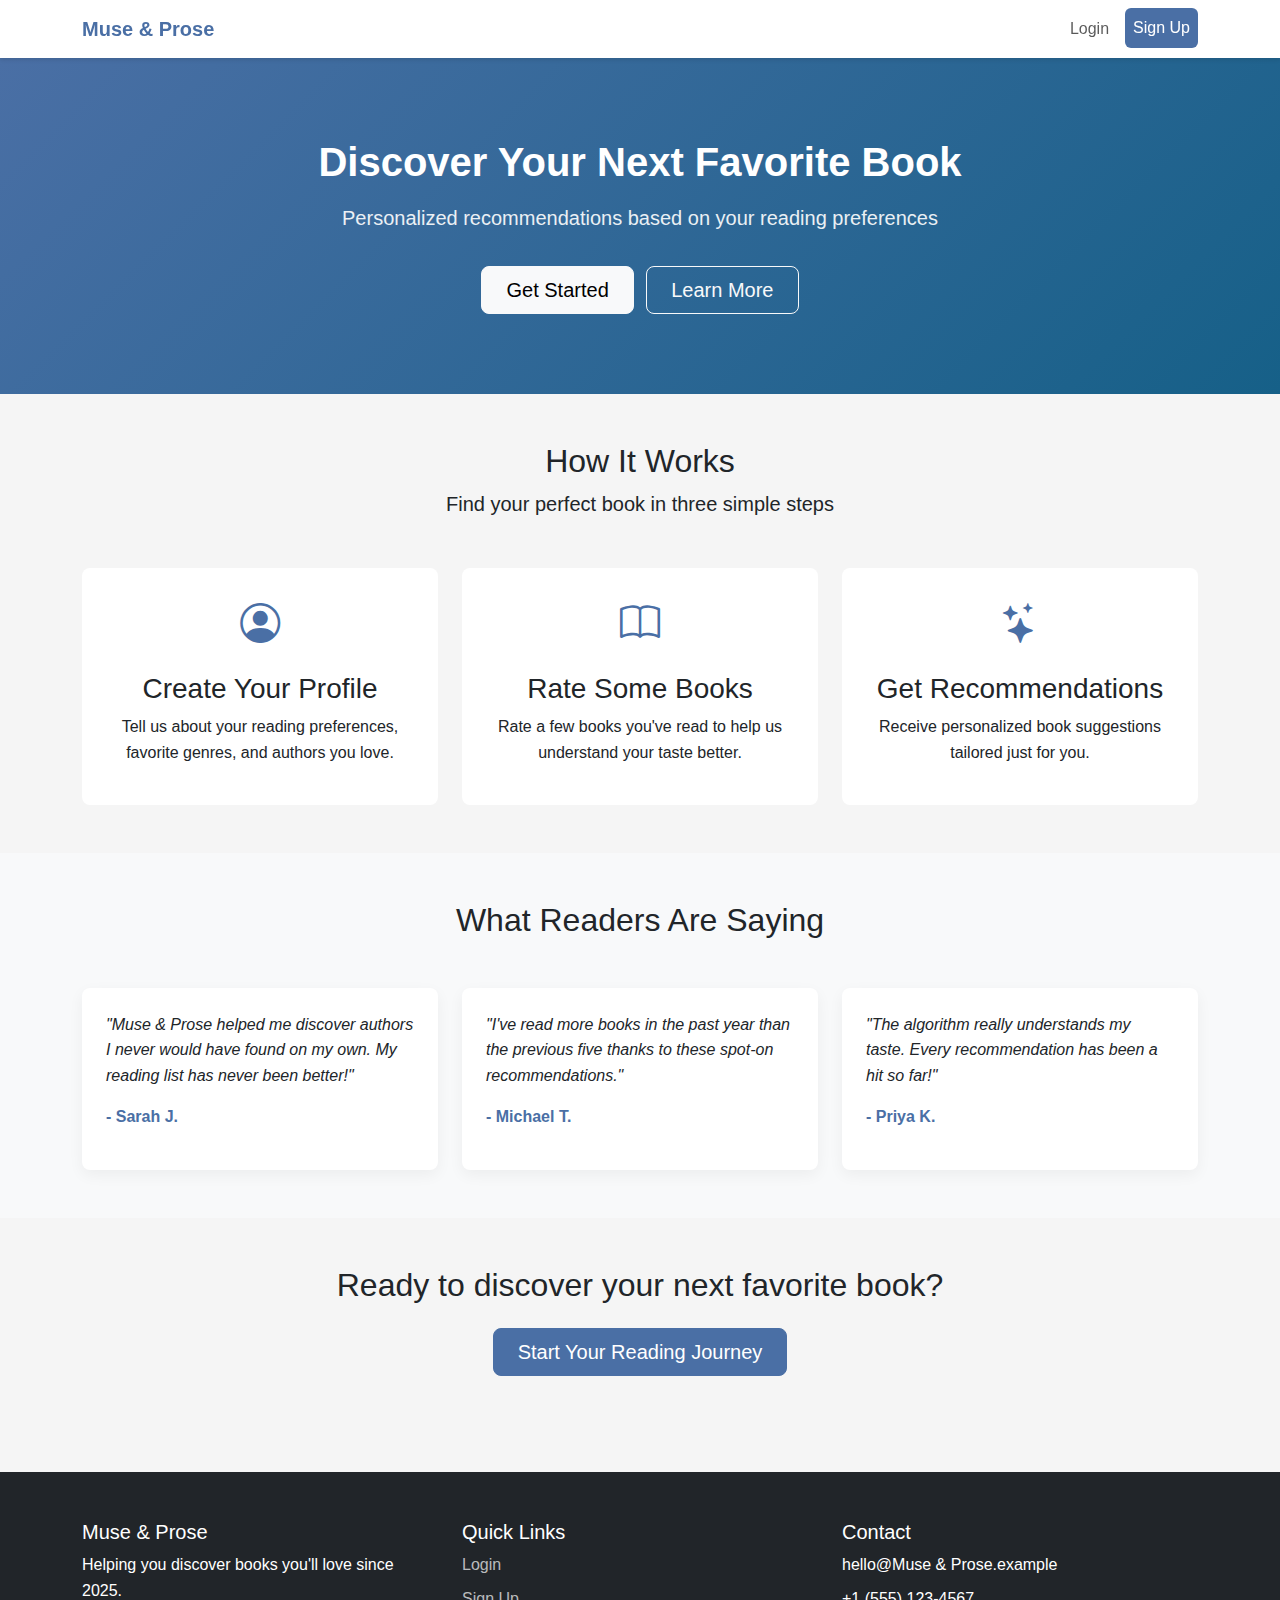
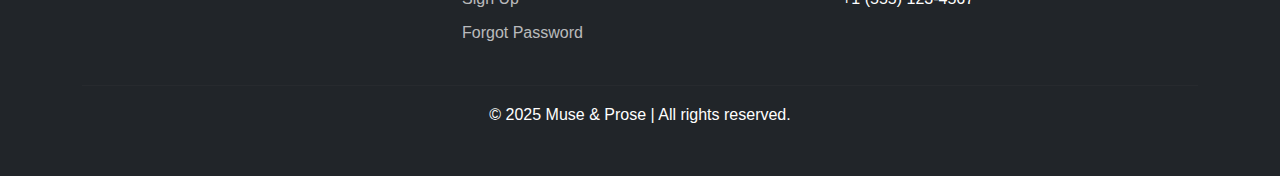
<file: index.html>
<!DOCTYPE html>
<html lang="en">
<head>
    <meta charset="UTF-8">
    <meta name="viewport" content="width=device-width, initial-scale=1.0">
    <title>Muse & Prose - Discover Your Next Favorite Book</title>
    <link href="https://cdn.jsdelivr.net/npm/bootstrap@5.3.0/dist/css/bootstrap.min.css" rel="stylesheet">
    <link rel="stylesheet" href="https://cdn.jsdelivr.net/npm/bootstrap-icons@1.10.0/font/bootstrap-icons.css">
    <link rel="stylesheet" href="css/styles.css">
</head>
<body>
    <!-- Navigation -->
    <nav class="navbar navbar-expand-lg navbar-custom sticky-top">
        <div class="container">
            <a class="navbar-brand" href="#">Muse & Prose</a>
            <button class="navbar-toggler" type="button" data-bs-toggle="collapse" data-bs-target="#navbarNav">
                <span class="navbar-toggler-icon"></span>
            </button>
            <div class="collapse navbar-collapse" id="navbarNav">
                <ul class="navbar-nav ms-auto">
                    <li class="nav-item">
                        <a class="nav-link" href="login.html">Login</a>
                    </li>
                    <li class="nav-item">
                        <a class="nav-link btn btn-primary-custom text-white ms-2" href="signup.html">Sign Up</a>
                    </li>
                </ul>
            </div>
        </div>
    </nav>

    <!-- Hero Section -->
    <section class="hero-section">
        <div class="container text-center">
            <h1 class="hero-title">Discover Your Next Favorite Book</h1>
            <p class="hero-subtitle">Personalized recommendations based on your reading preferences</p>
            <a href="signup.html" class="btn btn-light btn-lg px-4 me-2">Get Started</a>
            <a href="#how-it-works" class="btn btn-outline-light btn-lg px-4">Learn More</a>
        </div>
    </section>

    <!-- How It Works Section -->
    <section id="how-it-works" class="container mb-5">
        <div class="text-center mb-5">
            <h2>How It Works</h2>
            <p class="lead">Find your perfect book in three simple steps</p>
        </div>
        
        <div class="row g-4">
            <div class="col-md-4">
                <div class="card feature-card p-4 text-center">
                    <i class="bi bi-person-circle feature-icon"></i>
                    <h3>Create Your Profile</h3>
                    <p>Tell us about your reading preferences, favorite genres, and authors you love.</p>
                </div>
            </div>
            <div class="col-md-4">
                <div class="card feature-card p-4 text-center">
                    <i class="bi bi-book feature-icon"></i>
                    <h3>Rate Some Books</h3>
                    <p>Rate a few books you've read to help us understand your taste better.</p>
                </div>
            </div>
            <div class="col-md-4">
                <div class="card feature-card p-4 text-center">
                    <i class="bi bi-stars feature-icon"></i>
                    <h3>Get Recommendations</h3>
                    <p>Receive personalized book suggestions tailored just for you.</p>
                </div>
            </div>
        </div>
    </section>

    <!-- Testimonials Section -->
    <section class="bg-light py-5">
        <div class="container">
            <div class="text-center mb-5">
                <h2>What Readers Are Saying</h2>
            </div>
            
            <div class="row g-4">
                <div class="col-md-4">
                    <div class="testimonial-card">
                        <p class="testimonial-text">"Muse & Prose helped me discover authors I never would have found on my own. My reading list has never been better!"</p>
                        <p class="testimonial-author">- Sarah J.</p>
                    </div>
                </div>
                <div class="col-md-4">
                    <div class="testimonial-card">
                        <p class="testimonial-text">"I've read more books in the past year than the previous five thanks to these spot-on recommendations."</p>
                        <p class="testimonial-author">- Michael T.</p>
                    </div>
                </div>
                <div class="col-md-4">
                    <div class="testimonial-card">
                        <p class="testimonial-text">"The algorithm really understands my taste. Every recommendation has been a hit so far!"</p>
                        <p class="testimonial-author">- Priya K.</p>
                    </div>
                </div>
            </div>
        </div>
    </section>

    <!-- Call to Action -->
    <section class="py-5">
        <div class="container text-center">
            <h2 class="mb-4">Ready to discover your next favorite book?</h2>
            <a href="signup.html" class="btn btn-primary-custom btn-lg text-white">Start Your Reading Journey</a>
        </div>
    </section>

    <!-- Footer -->
    <footer class="footer">
        <div class="container">
            <div class="row">
                <div class="col-md-4 mb-4 mb-md-0">
                    <h5>Muse & Prose</h5>
                    <p>Helping you discover books you'll love since 2025.</p>
                </div>
                <div class="col-md-4 mb-4 mb-md-0">
                    <h5>Quick Links</h5>
                    <ul class="footer-links">
                        <li><a href="login.html">Login</a></li>
                        <li><a href="signup.html">Sign Up</a></li>
                        <li><a href="forgot-password.html">Forgot Password</a></li>
                    </ul>
                </div>
                <div class="col-md-4">
                    <h5>Contact</h5>
                    <ul class="footer-links">
                        <li>hello@Muse & Prose.example</li>
                        <li>+1 (555) 123-4567</li>
                    </ul>
                </div>
            </div>
            <hr class="mt-4 mb-3" style="border-color: rgba(255,255,255,0.1);">
            <div class="text-center">
                <p class="mb-0">&copy; 2025 Muse & Prose | All rights reserved.</p>
            </div>
        </div>
    </footer>

    <script src="https://cdn.jsdelivr.net/npm/bootstrap@5.3.0/dist/js/bootstrap.bundle.min.js"></script>
</body>
</html>
</file>
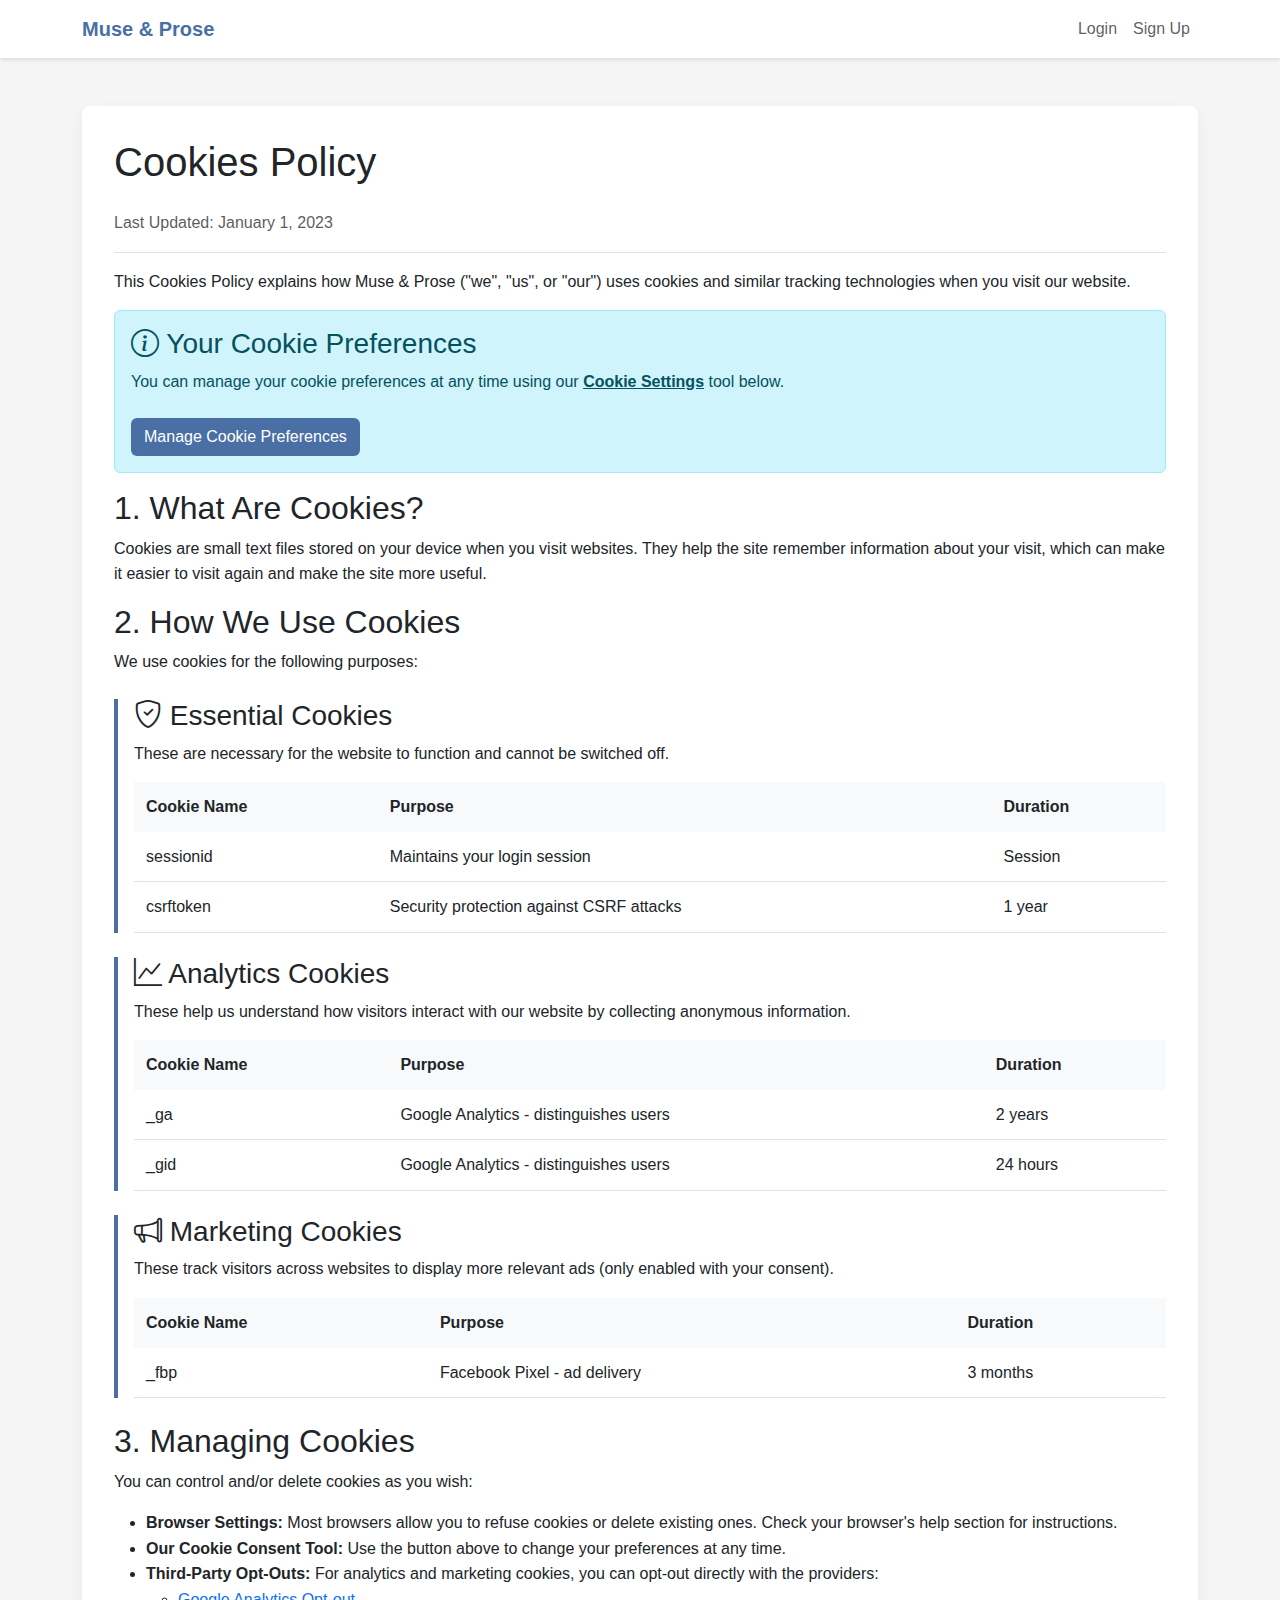
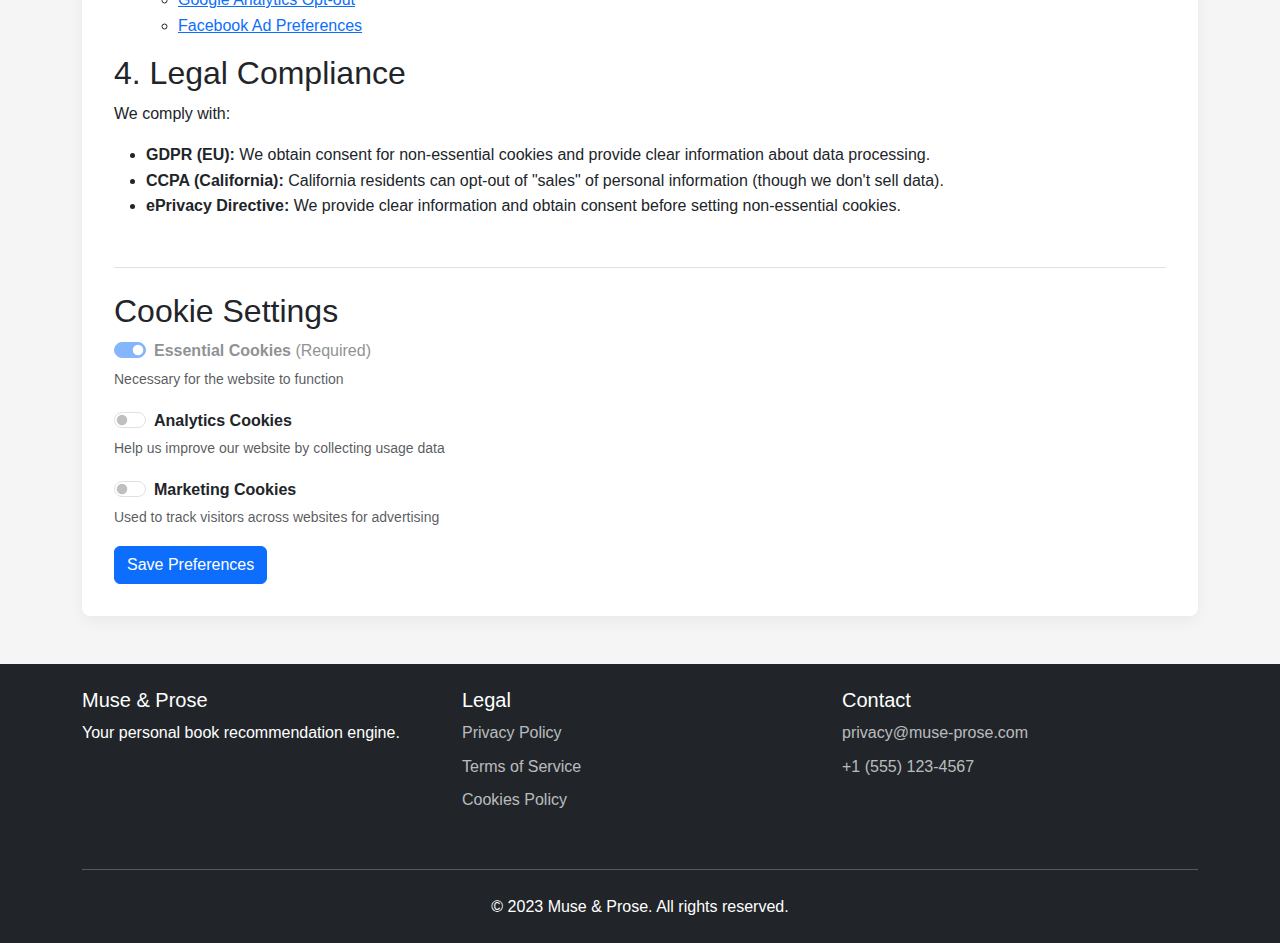
<file: cookies.html>
<!DOCTYPE html>
<html lang="en">
<head>
    <meta charset="UTF-8">
    <meta name="viewport" content="width=device-width, initial-scale=1.0">
    <title>Muse & Prose | Cookies Policy</title>
    <link href="https://cdn.jsdelivr.net/npm/bootstrap@5.3.0/dist/css/bootstrap.min.css" rel="stylesheet">
    <link rel="stylesheet" href="https://cdn.jsdelivr.net/npm/bootstrap-icons@1.10.0/font/bootstrap-icons.css">
    <link rel="stylesheet" href="css/styles.css">
    <style>
    /* Reusing your existing CSS variables */
    :root {
      --primary-color: #4a6fa5;
      --secondary-color: #166088;
      --light-color: #f8f9fa;
      --dark-color: #212529;
    }

    body {
      font-family: 'Segoe UI', Roboto, 'Helvetica Neue', sans-serif;
      line-height: 1.6;
      background-color: #f5f5f5;
    }

    .navbar-custom {
      background-color: white;
      box-shadow: 0 2px 4px rgba(0,0,0,0.1);
    }

    .cookie-type {
      border-left: 4px solid var(--primary-color);
      padding-left: 1rem;
      margin: 1.5rem 0;
    }

    .cookie-table {
      width: 100%;
      border-collapse: collapse;
    }

    .cookie-table th {
      background-color: var(--light-color);
      text-align: left;
      padding: 0.75rem;
    }

    .cookie-table td {
      padding: 0.75rem;
      border-bottom: 1px solid #dee2e6;
      vertical-align: top;
    }

    .btn-cookie-settings {
      background-color: var(--primary-color);
      color: white;
    }

    .btn-cookie-settings:hover {
      background-color: var(--secondary-color);
    }
    </style>
</head>
<body>
    <!-- Navigation -->
    <nav class="navbar navbar-expand-lg navbar-custom">
        <div class="container">
            <a class="navbar-brand fw-bold" href="index.html" style="color: var(--primary-color)">Muse & Prose</a>
            <button class="navbar-toggler" type="button" data-bs-toggle="collapse" data-bs-target="#navbarNav">
                <span class="navbar-toggler-icon"></span>
            </button>
            <div class="collapse navbar-collapse" id="navbarNav">
                <ul class="navbar-nav ms-auto">
                    <li class="nav-item">
                        <a class="nav-link" href="login.html">Login</a>
                    </li>
                    <li class="nav-item">
                        <a class="nav-link" href="signup.html">Sign Up</a>
                    </li>
                </ul>
            </div>
        </div>
    </nav>

    <!-- Main Content -->
    <main class="container my-5">
        <div class="content-card">
            <h1 class="mb-4">Cookies Policy</h1>
            <p class="text-muted border-bottom pb-3">Last Updated: January 1, 2023</p>
            
            <p>This Cookies Policy explains how Muse & Prose ("we", "us", or "our") uses cookies and similar tracking technologies when you visit our website.</p>
            
            <div class="alert alert-info">
                <h3 class="alert-heading"><i class="bi bi-info-circle"></i> Your Cookie Preferences</h3>
                <p>You can manage your cookie preferences at any time using our <a href="#cookie-settings" class="alert-link">Cookie Settings</a> tool below.</p>
                <button class="btn btn-cookie-settings mt-2" data-bs-toggle="modal" data-bs-target="#cookieModal">
                    Manage Cookie Preferences
                </button>
            </div>

            <h2>1. What Are Cookies?</h2>
            <p>Cookies are small text files stored on your device when you visit websites. They help the site remember information about your visit, which can make it easier to visit again and make the site more useful.</p>

            <h2>2. How We Use Cookies</h2>
            <p>We use cookies for the following purposes:</p>

            <div class="cookie-type">
                <h3><i class="bi bi-shield-check"></i> Essential Cookies</h3>
                <p>These are necessary for the website to function and cannot be switched off.</p>
                <div class="table-responsive">
                    <table class="cookie-table">
                        <thead>
                            <tr>
                                <th>Cookie Name</th>
                                <th>Purpose</th>
                                <th>Duration</th>
                            </tr>
                        </thead>
                        <tbody>
                            <tr>
                                <td>sessionid</td>
                                <td>Maintains your login session</td>
                                <td>Session</td>
                            </tr>
                            <tr>
                                <td>csrftoken</td>
                                <td>Security protection against CSRF attacks</td>
                                <td>1 year</td>
                            </tr>
                        </tbody>
                    </table>
                </div>
            </div>

            <div class="cookie-type">
                <h3><i class="bi bi-graph-up"></i> Analytics Cookies</h3>
                <p>These help us understand how visitors interact with our website by collecting anonymous information.</p>
                <div class="table-responsive">
                    <table class="cookie-table">
                        <thead>
                            <tr>
                                <th>Cookie Name</th>
                                <th>Purpose</th>
                                <th>Duration</th>
                            </tr>
                        </thead>
                        <tbody>
                            <tr>
                                <td>_ga</td>
                                <td>Google Analytics - distinguishes users</td>
                                <td>2 years</td>
                            </tr>
                            <tr>
                                <td>_gid</td>
                                <td>Google Analytics - distinguishes users</td>
                                <td>24 hours</td>
                            </tr>
                        </tbody>
                    </table>
                </div>
            </div>

            <div class="cookie-type">
                <h3><i class="bi bi-megaphone"></i> Marketing Cookies</h3>
                <p>These track visitors across websites to display more relevant ads (only enabled with your consent).</p>
                <div class="table-responsive">
                    <table class="cookie-table">
                        <thead>
                            <tr>
                                <th>Cookie Name</th>
                                <th>Purpose</th>
                                <th>Duration</th>
                            </tr>
                        </thead>
                        <tbody>
                            <tr>
                                <td>_fbp</td>
                                <td>Facebook Pixel - ad delivery</td>
                                <td>3 months</td>
                            </tr>
                        </tbody>
                    </table>
                </div>
            </div>

            <h2>3. Managing Cookies</h2>
            <p>You can control and/or delete cookies as you wish:</p>
            <ul>
                <li><strong>Browser Settings:</strong> Most browsers allow you to refuse cookies or delete existing ones. Check your browser's help section for instructions.</li>
                <li><strong>Our Cookie Consent Tool:</strong> Use the button above to change your preferences at any time.</li>
                <li><strong>Third-Party Opt-Outs:</strong> For analytics and marketing cookies, you can opt-out directly with the providers:
                    <ul>
                        <li><a href="https://tools.google.com/dlpage/gaoptout" target="_blank">Google Analytics Opt-out</a></li>
                        <li><a href="https://www.facebook.com/ads/preferences" target="_blank">Facebook Ad Preferences</a></li>
                    </ul>
                </li>
            </ul>

            <h2>4. Legal Compliance</h2>
            <p>We comply with:</p>
            <ul>
                <li><strong>GDPR (EU):</strong> We obtain consent for non-essential cookies and provide clear information about data processing.</li>
                <li><strong>CCPA (California):</strong> California residents can opt-out of "sales" of personal information (though we don't sell data).</li>
                <li><strong>ePrivacy Directive:</strong> We provide clear information and obtain consent before setting non-essential cookies.</li>
            </ul>

            <div id="cookie-settings" class="border-top mt-5 pt-4">
                <h2>Cookie Settings</h2>
                <form id="cookieConsentForm">
                    <div class="mb-3">
                        <div class="form-check form-switch">
                            <input class="form-check-input" type="checkbox" id="essentialCookies" checked disabled>
                            <label class="form-check-label" for="essentialCookies">
                                <strong>Essential Cookies</strong> (Required)
                            </label>
                        </div>
                        <small class="text-muted">Necessary for the website to function</small>
                    </div>
                    
                    <div class="mb-3">
                        <div class="form-check form-switch">
                            <input class="form-check-input" type="checkbox" id="analyticsCookies">
                            <label class="form-check-label" for="analyticsCookies">
                                <strong>Analytics Cookies</strong>
                            </label>
                        </div>
                        <small class="text-muted">Help us improve our website by collecting usage data</small>
                    </div>
                    
                    <div class="mb-3">
                        <div class="form-check form-switch">
                            <input class="form-check-input" type="checkbox" id="marketingCookies">
                            <label class="form-check-label" for="marketingCookies">
                                <strong>Marketing Cookies</strong>
                            </label>
                        </div>
                        <small class="text-muted">Used to track visitors across websites for advertising</small>
                    </div>
                    
                    <button type="submit" class="btn btn-primary">Save Preferences</button>
                </form>
            </div>
        </div>
    </main>

    <!-- Footer -->
    <footer class="bg-dark text-white py-4 mt-4">
        <div class="container">
            <div class="row">
                <div class="col-md-4 mb-3">
                    <h5>Muse & Prose</h5>
                    <p>Your personal book recommendation engine.</p>
                </div>
                <div class="col-md-4 mb-3">
                    <h5>Legal</h5>
                    <ul class="footer-links">
                        <li><a href="privacy-policy.html">Privacy Policy</a></li>
                        <li><a href="terms-of-service.html">Terms of Service</a></li>
                        <li><a href="cookies.html">Cookies Policy</a></li>
                    </ul>
                </div>
                <div class="col-md-4">
                    <h5>Contact</h5>
                    <ul class="footer-links">
                        <li><a href="mailto:privacy@muse-prose.com">privacy@muse-prose.com</a></li>
                        <li><a href="tel:+555-123-4567">+1 (555) 123-4567</a></li>
                    </ul>
                </div>
            </div>
            <hr class="my-4">
            <div class="text-center">
                <p class="mb-0">&copy; 2023 Muse & Prose. All rights reserved.</p>
            </div>
        </div>
    </footer>

    <!-- Cookie Settings Modal -->
    <div class="modal fade" id="cookieModal" tabindex="-1" aria-labelledby="cookieModalLabel" aria-hidden="true">
        <div class="modal-dialog">
            <div class="modal-content">
                <div class="modal-header">
                    <h5 class="modal-title" id="cookieModalLabel">Cookie Preferences</h5>
                    <button type="button" class="btn-close" data-bs-dismiss="modal" aria-label="Close"></button>
                </div>
                <div class="modal-body">
                    <p>We use cookies to enhance your experience. Choose which types of cookies you're comfortable with:</p>
                    <form>
                        <div class="mb-3">
                            <div class="form-check form-switch">
                                <input class="form-check-input" type="checkbox" id="modalAnalytics" checked>
                                <label class="form-check-label" for="modalAnalytics">Analytics Cookies</label>
                            </div>
                        </div>
                        <div class="mb-3">
                            <div class="form-check form-switch">
                                <input class="form-check-input" type="checkbox" id="modalMarketing">
                                <label class="form-check-label" for="modalMarketing">Marketing Cookies</label>
                            </div>
                        </div>
                    </form>
                </div>
                <div class="modal-footer">
                    <button type="button" class="btn btn-secondary" data-bs-dismiss="modal">Close</button>
                    <button type="button" class="btn btn-primary">Save Preferences</button>
                </div>
            </div>
        </div>
    </div>

    <script src="https://cdn.jsdelivr.net/npm/bootstrap@5.3.0/dist/js/bootstrap.bundle.min.js"></script>
    <script>
        // Simple cookie consent management
        document.getElementById('cookieConsentForm').addEventListener('submit', function(e) {
            e.preventDefault();
            const analytics = document.getElementById('analyticsCookies').checked;
            const marketing = document.getElementById('marketingCookies').checked;
            
            // In a real implementation, you would set cookies here
            console.log('Cookie preferences saved:', { analytics, marketing });
            
            alert('Your cookie preferences have been saved!');
        });
    </script>
</body>
</html>
</file>
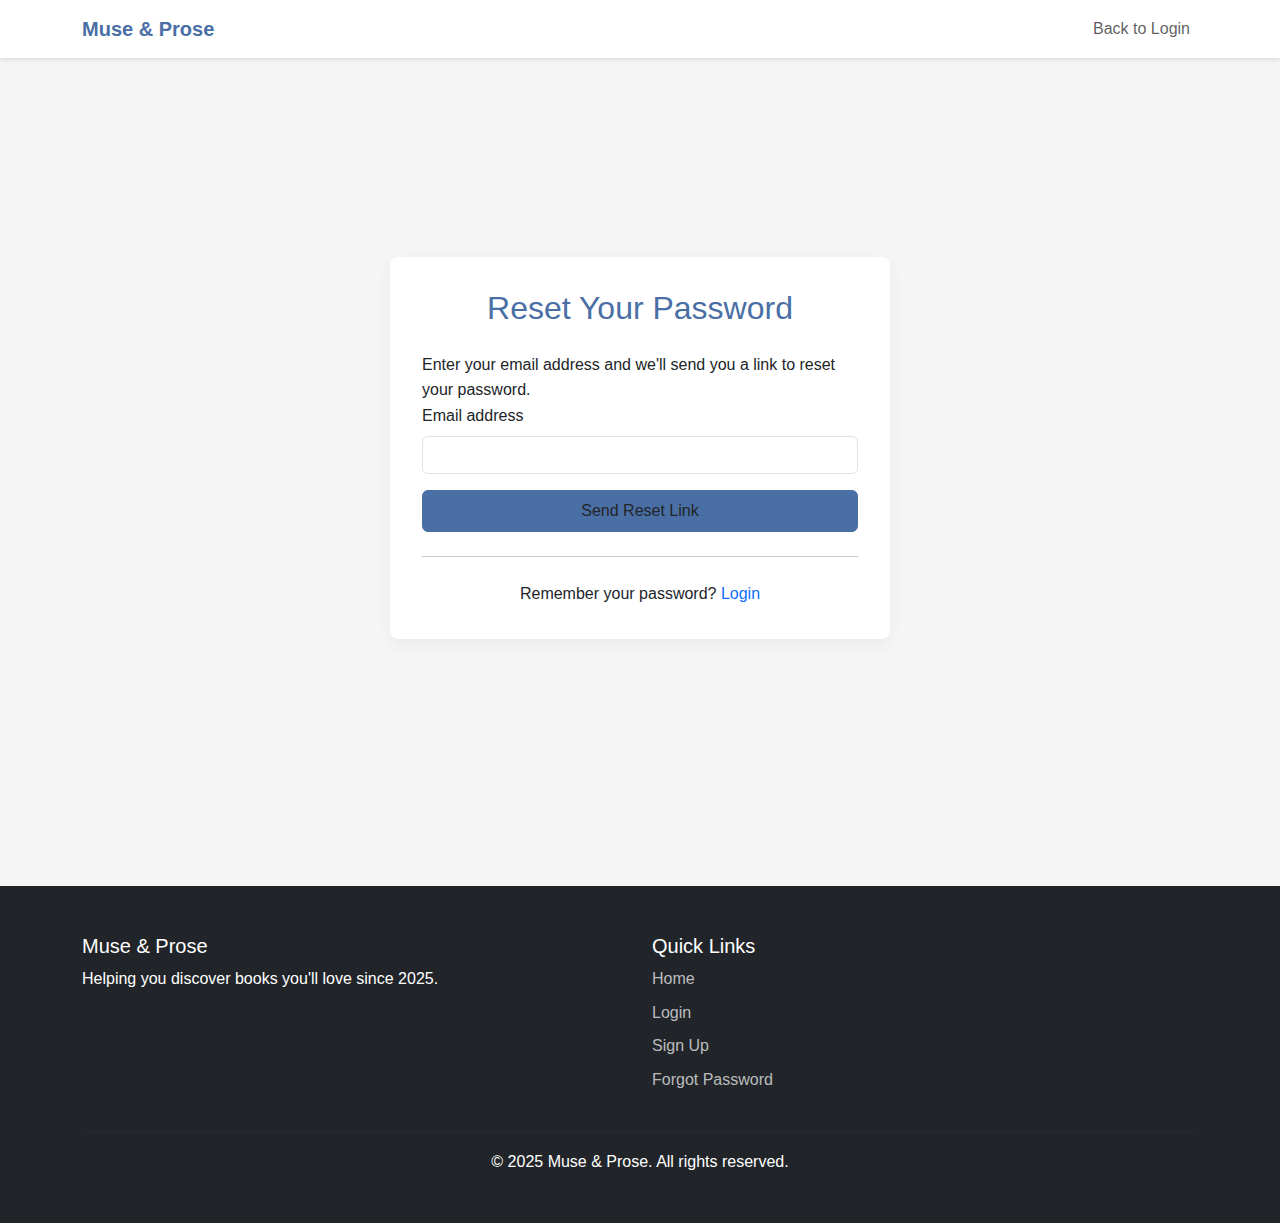
<file: forgot-password.html>
<!DOCTYPE html>
<html lang="en">
<head>
    <meta charset="UTF-8">
    <meta name="viewport" content="width=device-width, initial-scale=1.0">
    <title>Forgot Password - Muse & Prose</title>
    <link href="https://cdn.jsdelivr.net/npm/bootstrap@5.3.0/dist/css/bootstrap.min.css" rel="stylesheet">
    <link rel="stylesheet" href="https://cdn.jsdelivr.net/npm/bootstrap-icons@1.10.0/font/bootstrap-icons.css">
    <link rel="stylesheet" href="css/auth-style.css">
</head>
<body>
    <!-- Navigation -->
    <nav class="navbar navbar-expand-lg navbar-custom">
        <div class="container">
            <a class="navbar-brand" href="index.html">Muse & Prose</a>
            <button class="navbar-toggler" type="button" data-bs-toggle="collapse" data-bs-target="#navbarNav">
                <span class="navbar-toggler-icon"></span>
            </button>
            <div class="collapse navbar-collapse" id="navbarNav">
                <ul class="navbar-nav ms-auto">
                    <li class="nav-item">
                        <a class="nav-link" href="login.html">Back to Login</a>
                    </li>
                </ul>
            </div>
        </div>
    </nav>

    <!-- Forgot Password Form -->
    <section class="auth-page">
        <div class="container">
            <div class="auth-form">
                <h2 class="form-title">Reset Your Password</h2>
                
                <div class="instructions">
                    <p class="mb-0">Enter your email address and we'll send you a link to reset your password.</p>
                </div>
                
                <form>
                    <div class="mb-3">
                        <label for="email" class="form-label">Email address</label>
                        <input type="email" class="form-control" id="email" required>
                    </div>
                    <button type="submit" class="btn btn-primary-custom w-100">Send Reset Link</button>
                </form>
                
                <hr class="my-4">
                
                <div class="text-center">
                    <p class="mb-0">Remember your password? <a href="login.html" class="text-decoration-none">Login</a></p>
                </div>
            </div>
        </div>
    </section>

    <!-- Footer -->
    <footer class="footer">
        <div class="container">
            <div class="row">
                <div class="col-md-6 mb-4 mb-md-0">
                    <h5>Muse & Prose</h5>
                    <p>Helping you discover books you'll love since 2025.</p>
                </div>
                <div class="col-md-6">
                    <h5>Quick Links</h5>
                    <ul class="footer-links">
                        <li><a href="index.html">Home</a></li>
                        <li><a href="login.html">Login</a></li>
                        <li><a href="signup.html">Sign Up</a></li>
                        <li><a href="forgot-password.html">Forgot Password</a></li>
                    </ul>
                </div>
            </div>
            <hr class="mt-4 mb-3" style="border-color: rgba(255,255,255,0.1);">
            <div class="text-center">
                <p class="mb-0">&copy; 2025 Muse & Prose. All rights reserved.</p>
            </div>
        </div>
    </footer>

    <script src="https://cdn.jsdelivr.net/npm/bootstrap@5.3.0/dist/js/bootstrap.bundle.min.js"></script>
</body>
</html>
</file>
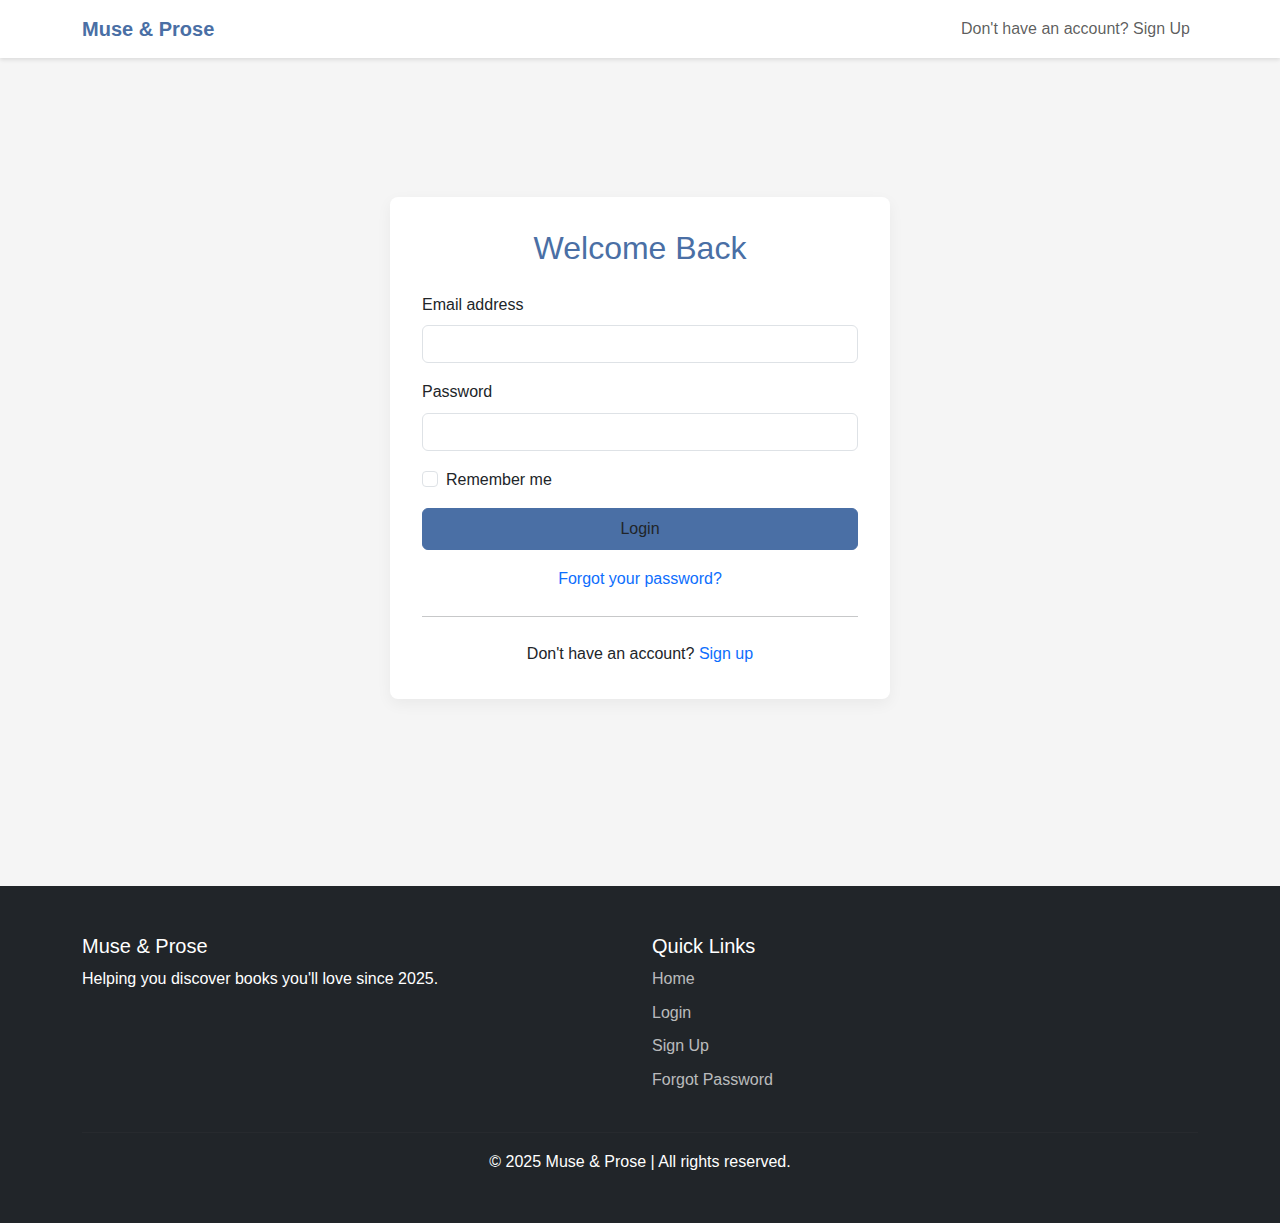
<file: login.html>
<!DOCTYPE html>
<html lang="en">
<head>
    <meta charset="UTF-8">
    <meta name="viewport" content="width=device-width, initial-scale=1.0">
    <title>Login - Muse & Prose</title>
    <link href="https://cdn.jsdelivr.net/npm/bootstrap@5.3.0/dist/css/bootstrap.min.css" rel="stylesheet">
    <link rel="stylesheet" href="https://cdn.jsdelivr.net/npm/bootstrap-icons@1.10.0/font/bootstrap-icons.css">
    <link rel="stylesheet" href="css/auth-style.css">
</head>
<body>
    <!-- Navigation -->
    <nav class="navbar navbar-expand-lg navbar-custom">
        <div class="container">
            <a class="navbar-brand" href="index.html">Muse & Prose</a>
            <button class="navbar-toggler" type="button" data-bs-toggle="collapse" data-bs-target="#navbarNav">
                <span class="navbar-toggler-icon"></span>
            </button>
            <div class="collapse navbar-collapse" id="navbarNav">
                <ul class="navbar-nav ms-auto">
                    <li class="nav-item">
                        <a class="nav-link" href="signup.html">Don't have an account? Sign Up</a>
                    </li>
                </ul>
            </div>
        </div>
    </nav>

    <!-- Login Form -->
    <section class="auth-page">
        <div class="container">
            <div class="auth-form">
                <h2 class="form-title">Welcome Back</h2>
                
                <form>
                    <div class="mb-3">
                        <label for="email" class="form-label">Email address</label>
                        <input type="email" class="form-control" id="email" required>
                    </div>
                    <div class="mb-3">
                        <label for="password" class="form-label">Password</label>
                        <input type="password" class="form-control" id="password" required>
                    </div>
                    <div class="mb-3 form-check">
                        <input type="checkbox" class="form-check-input" id="remember">
                        <label class="form-check-label" for="remember">Remember me</label>
                    </div>
                    <button type="submit" class="btn btn-primary-custom w-100">Login</button>
                </form>
                
                <div class="text-center mt-3">
                    <a href="forgot-password.html" class="text-decoration-none">Forgot your password?</a>
                </div>
                
                <hr class="my-4">
                
                <div class="text-center">
                    <p class="mb-0">Don't have an account? <a href="signup.html" class="text-decoration-none">Sign up</a></p>
                </div>
            </div>
        </div>
    </section>

    <!-- Footer -->
    <footer class="footer">
        <div class="container">
            <div class="row">
                <div class="col-md-6 mb-4 mb-md-0">
                    <h5>Muse & Prose</h5>
                    <p>Helping you discover books you'll love since 2025.</p>
                </div>
                <div class="col-md-6">
                    <h5>Quick Links</h5>
                    <ul class="footer-links">
                        <li><a href="index.html">Home</a></li>
                        <li><a href="login.html">Login</a></li>
                        <li><a href="signup.html">Sign Up</a></li>
                        <li><a href="forgot-password.html">Forgot Password</a></li>
                    </ul>
                </div>
            </div>
            <hr class="mt-4 mb-3" style="border-color: rgba(255,255,255,0.1);">
            <div class="text-center">
                <p class="mb-0">&copy; 2025 Muse & Prose | All rights reserved.</p>
            </div>
        </div>
    </footer>

    <script src="https://cdn.jsdelivr.net/npm/bootstrap@5.3.0/dist/js/bootstrap.bundle.min.js"></script>
</body>
</html>
</file>
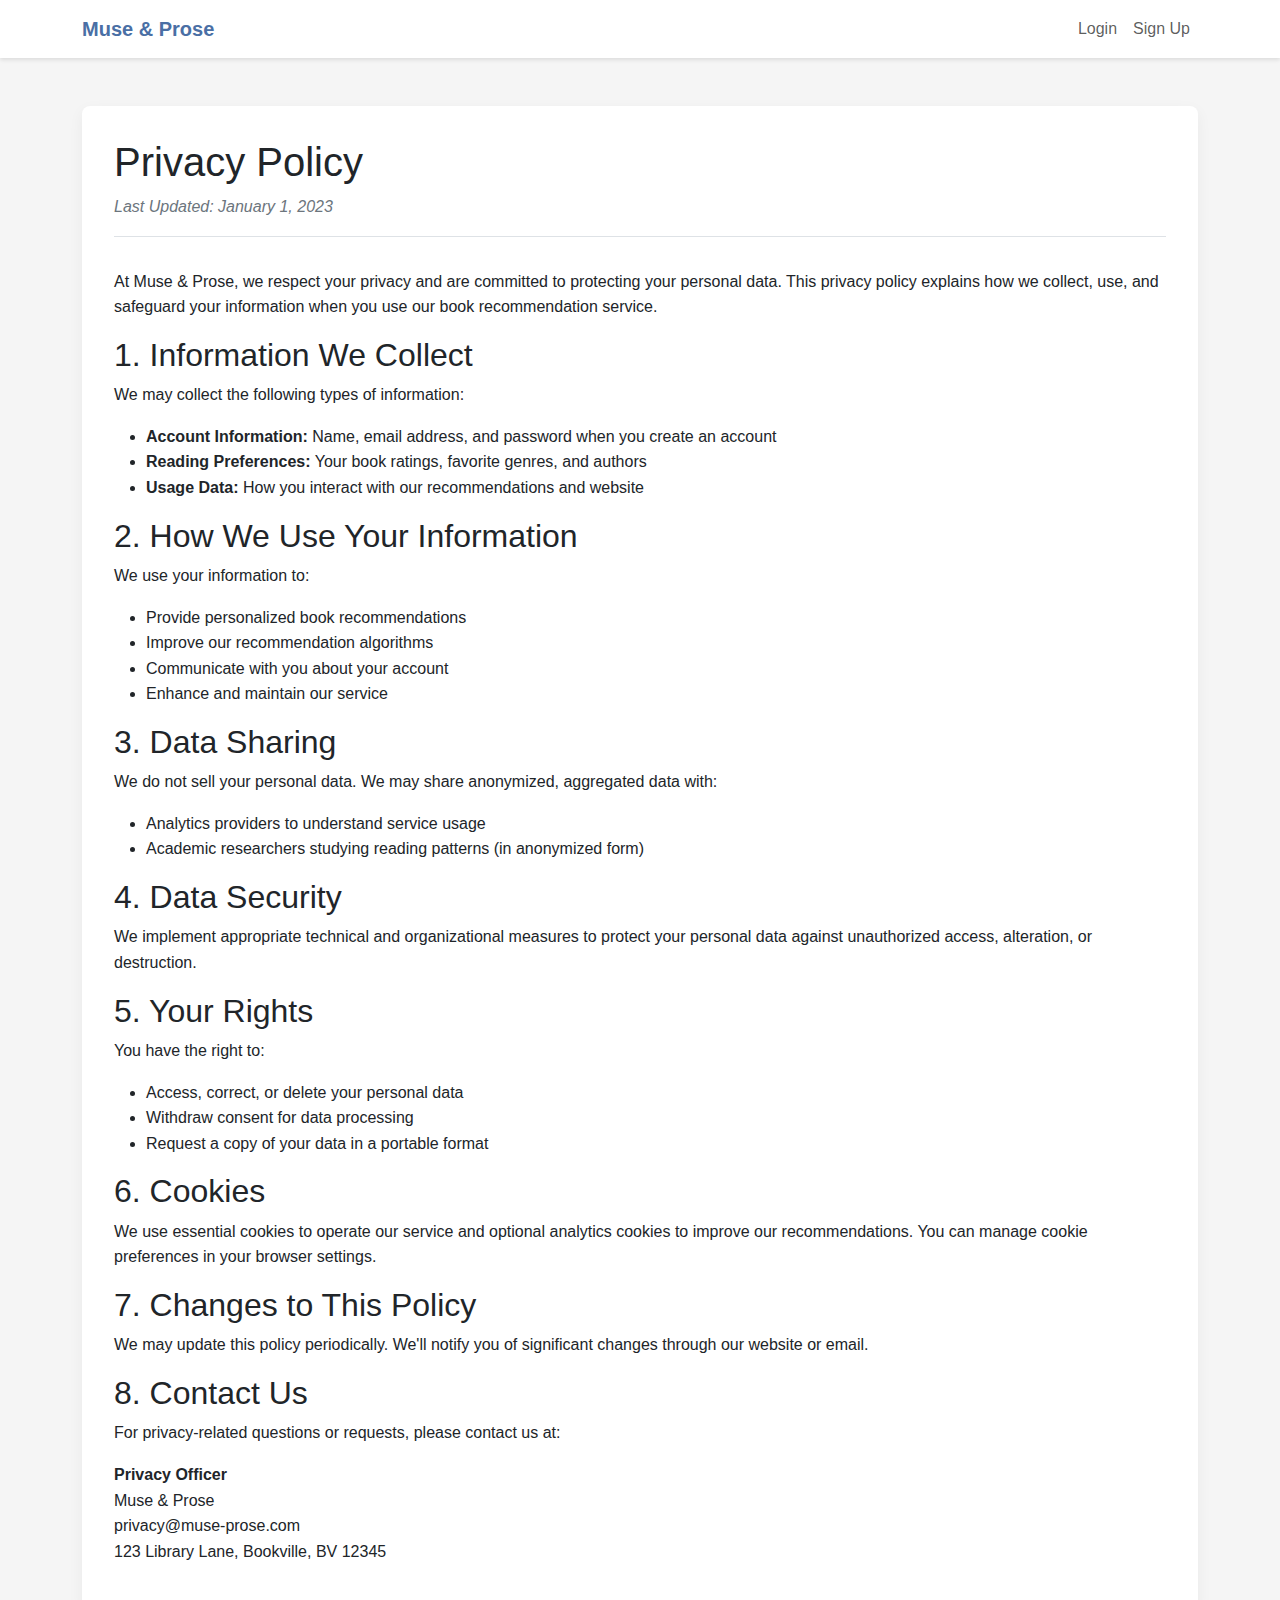
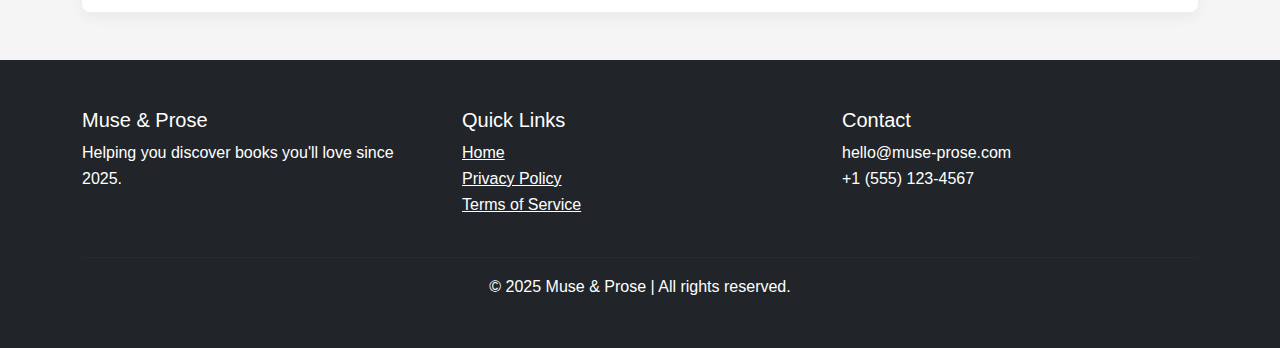
<file: privacy-policy.html>
<!DOCTYPE html>
<html lang="en">
<head>
    <meta charset="UTF-8">
    <meta name="viewport" content="width=device-width, initial-scale=1.0">
    <title>Muse & Prose | Privacy Policy</title>
    <link href="https://cdn.jsdelivr.net/npm/bootstrap@5.3.0/dist/css/bootstrap.min.css" rel="stylesheet">
    <link rel="stylesheet" href="https://cdn.jsdelivr.net/npm/bootstrap-icons@1.10.0/font/bootstrap-icons.css">
    <link rel="stylesheet" href="css/styles.css">
</head>
<body>
    <!-- Navigation -->
    <nav class="navbar navbar-expand-lg navbar-custom">
        <div class="container">
            <a class="navbar-brand" href="index.html">Muse & Prose</a>
            <button class="navbar-toggler" type="button" data-bs-toggle="collapse" data-bs-target="#navbarNav">
                <span class="navbar-toggler-icon"></span>
            </button>
            <div class="collapse navbar-collapse" id="navbarNav">
                <ul class="navbar-nav ms-auto">
                    <li class="nav-item">
                        <a class="nav-link" href="login.html">Login</a>
                    </li>
                    <li class="nav-item">
                        <a class="nav-link" href="signup.html">Sign Up</a>
                    </li>
                </ul>
            </div>
        </div>
    </nav>

    <!-- Main Content -->
    <main class="container my-5">
        <div class="content-card">
            <h1>Privacy Policy</h1>
            <div class="last-updated">Last Updated: January 1, 2023</div>
            
            <p>At Muse & Prose, we respect your privacy and are committed to protecting your personal data. This privacy policy explains how we collect, use, and safeguard your information when you use our book recommendation service.</p>
            
            <h2>1. Information We Collect</h2>
            <p>We may collect the following types of information:</p>
            <ul>
                <li><strong>Account Information:</strong> Name, email address, and password when you create an account</li>
                <li><strong>Reading Preferences:</strong> Your book ratings, favorite genres, and authors</li>
                <li><strong>Usage Data:</strong> How you interact with our recommendations and website</li>
            </ul>
            
            <h2>2. How We Use Your Information</h2>
            <p>We use your information to:</p>
            <ul>
                <li>Provide personalized book recommendations</li>
                <li>Improve our recommendation algorithms</li>
                <li>Communicate with you about your account</li>
                <li>Enhance and maintain our service</li>
            </ul>
            
            <h2>3. Data Sharing</h2>
            <p>We do not sell your personal data. We may share anonymized, aggregated data with:</p>
            <ul>
                <li>Analytics providers to understand service usage</li>
                <li>Academic researchers studying reading patterns (in anonymized form)</li>
            </ul>
            
            <h2>4. Data Security</h2>
            <p>We implement appropriate technical and organizational measures to protect your personal data against unauthorized access, alteration, or destruction.</p>
            
            <h2>5. Your Rights</h2>
            <p>You have the right to:</p>
            <ul>
                <li>Access, correct, or delete your personal data</li>
                <li>Withdraw consent for data processing</li>
                <li>Request a copy of your data in a portable format</li>
            </ul>
            
            <h2>6. Cookies</h2>
            <p>We use essential cookies to operate our service and optional analytics cookies to improve our recommendations. You can manage cookie preferences in your browser settings.</p>
            
            <h2>7. Changes to This Policy</h2>
            <p>We may update this policy periodically. We'll notify you of significant changes through our website or email.</p>
            
            <h2>8. Contact Us</h2>
            <p>For privacy-related questions or requests, please contact us at:</p>
            <address>
                <strong>Privacy Officer</strong><br>
                Muse & Prose<br>
                privacy@muse-prose.com<br>
                123 Library Lane, Bookville, BV 12345
            </address>
        </div>
    </main>

    <!-- Footer -->
    <footer class="footer">
        <div class="container">
            <div class="row">
                <div class="col-md-4 mb-4 mb-md-0">
                    <h5>Muse & Prose</h5>
                    <p>Helping you discover books you'll love since 2025.</p>
                </div>
                <div class="col-md-4 mb-4 mb-md-0">
                    <h5>Quick Links</h5>
                    <ul class="list-unstyled">
                        <li><a href="index.html" class="text-white">Home</a></li>
                        <li><a href="privacy-policy.html" class="text-white">Privacy Policy</a></li>
                        <li><a href="terms-of-service.html" class="text-white">Terms of Service</a></li>
                    </ul>
                </div>
                <div class="col-md-4">
                    <h5>Contact</h5>
                    <ul class="list-unstyled">
                        <li>hello@muse-prose.com</li>
                        <li>+1 (555) 123-4567</li>
                    </div>
                    </ul>
            </div>
            <hr class="mt-4 mb-3" style="border-color: rgba(255,255,255,0.1);">
            <div class="text-center">
                <p class="mb-0">&copy; 2025 Muse & Prose | All rights reserved.</p>
            </div>
        </div>
    </footer>

    <script src="https://cdn.jsdelivr.net/npm/bootstrap@5.3.0/dist/js/bootstrap.bundle.min.js"></script>
</body>
</html>
</file>
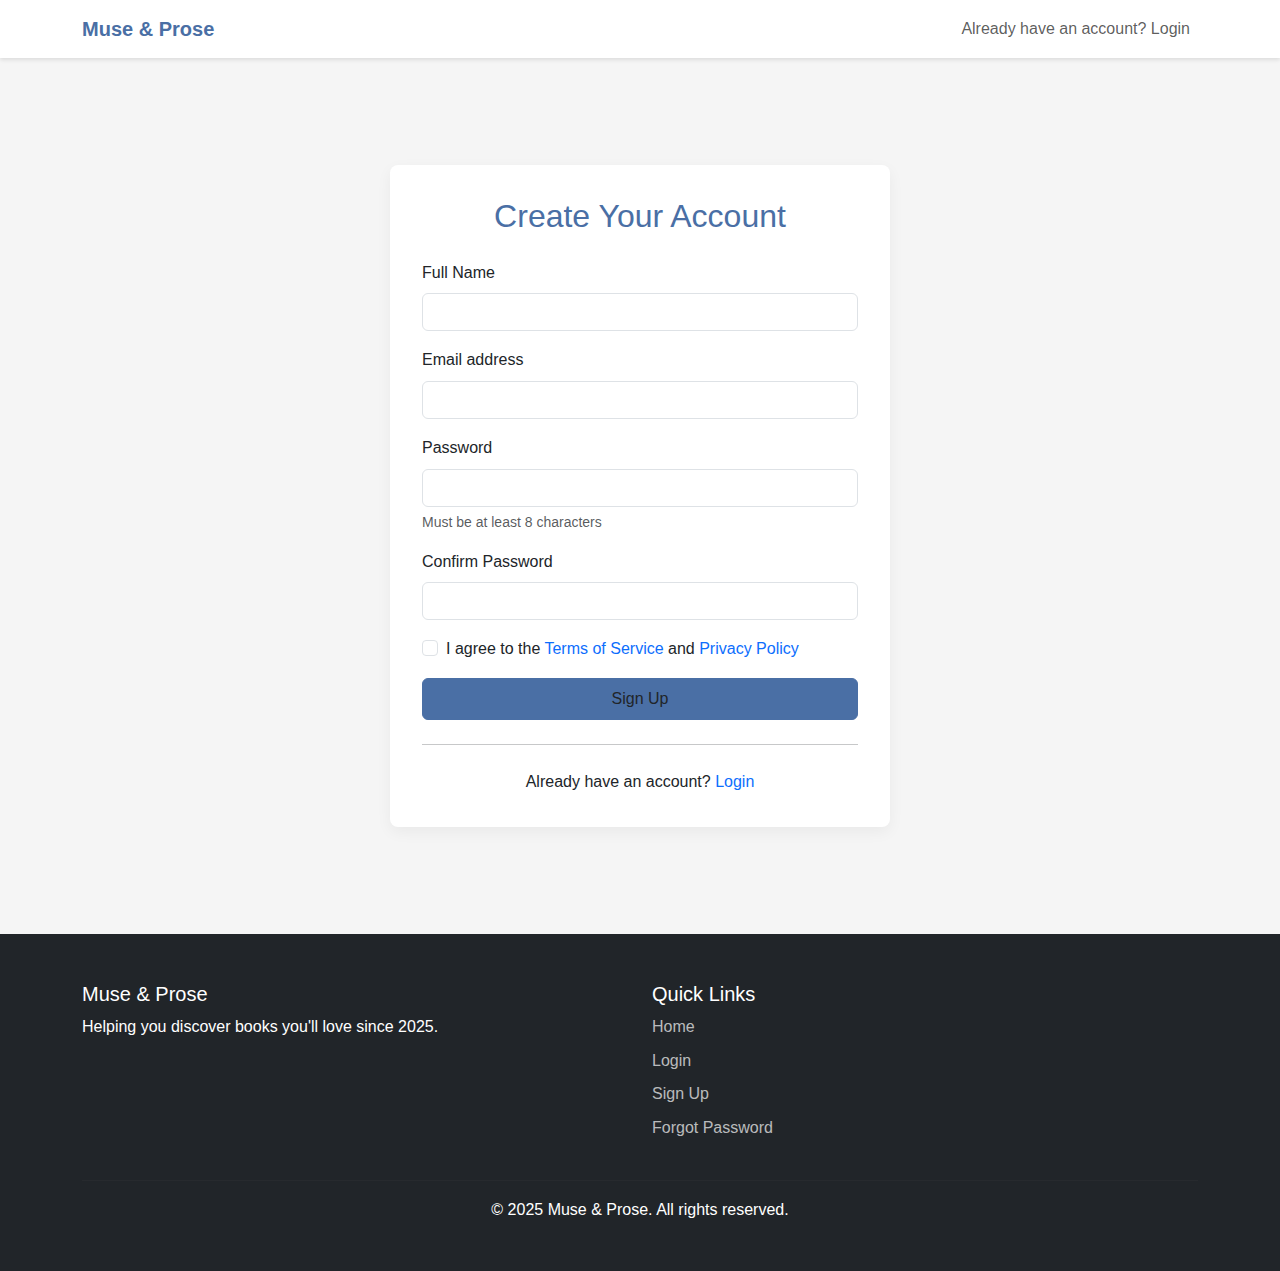
<file: signup.html>
<!DOCTYPE html>
<html lang="en">
<head>
    <meta charset="UTF-8">
    <meta name="viewport" content="width=device-width, initial-scale=1.0">
    <title>Sign Up - Muse & Prose</title>
    <link href="https://cdn.jsdelivr.net/npm/bootstrap@5.3.0/dist/css/bootstrap.min.css" rel="stylesheet">
    <link rel="stylesheet" href="https://cdn.jsdelivr.net/npm/bootstrap-icons@1.10.0/font/bootstrap-icons.css">
    <link rel="stylesheet" href="css/auth-style.css">
</head>
<body>
    <!-- Navigation -->
    <nav class="navbar navbar-expand-lg navbar-custom">
        <div class="container">
            <a class="navbar-brand" href="index.html">Muse & Prose</a>
            <button class="navbar-toggler" type="button" data-bs-toggle="collapse" data-bs-target="#navbarNav">
                <span class="navbar-toggler-icon"></span>
            </button>
            <div class="collapse navbar-collapse" id="navbarNav">
                <ul class="navbar-nav ms-auto">
                    <li class="nav-item">
                        <a class="nav-link" href="login.html">Already have an account? Login</a>
                    </li>
                </ul>
            </div>
        </div>
    </nav>

    <!-- Sign Up Form -->
    <section class="auth-page mt-5">
        <div class="container">
            <div class="auth-form">
                <h2 class="form-title">Create Your Account</h2>
                
                <form>
                    <div class="mb-3">
                        <label for="name" class="form-label">Full Name</label>
                        <input type="text" class="form-control" id="name" required>
                    </div>
                    <div class="mb-3">
                        <label for="email" class="form-label">Email address</label>
                        <input type="email" class="form-control" id="email" required>
                    </div>
                    <div class="mb-3">
                        <label for="password" class="form-label">Password</label>
                        <input type="password" class="form-control" id="password" required>
                        <div class="password-strength">
                            <div class="password-strength-bar" id="password-strength-bar"></div>
                        </div>
                        <div class="form-text">Must be at least 8 characters</div>
                    </div>
                    <div class="mb-3">
                        <label for="confirm-password" class="form-label">Confirm Password</label>
                        <input type="password" class="form-control" id="confirm-password" required>
                        <div class="invalid-feedback" id="password-match-feedback">
                            Passwords do not match
                        </div>
                    </div>
                    <div class="mb-3 form-check">
                        <input type="checkbox" class="form-check-input" id="terms" required>
                        <label class="form-check-label" for="terms">I agree to the <a href="#" class="text-decoration-none">Terms of Service</a> and <a href="#" class="text-decoration-none">Privacy Policy</a></label>
                    </div>
                    <button type="submit" class="btn btn-primary-custom w-100">Sign Up</button>
                </form>
                
                <hr class="my-4">
                
                <div class="text-center">
                    <p class="mb-0">Already have an account? <a href="login.html" class="text-decoration-none">Login</a></p>
                </div>
            </div>
        </div>
    </section>

    <!-- Footer -->
    <footer class="footer">
        <div class="container">
            <div class="row">
                <div class="col-md-6 mb-4 mb-md-0">
                    <h5>Muse & Prose</h5>
                    <p>Helping you discover books you'll love since 2025.</p>
                </div>
                <div class="col-md-6">
                    <h5>Quick Links</h5>
                    <ul class="footer-links">
                        <li><a href="index.html">Home</a></li>
                        <li><a href="login.html">Login</a></li>
                        <li><a href="signup.html">Sign Up</a></li>
                        <li><a href="forgot-password.html">Forgot Password</a></li>
                    </ul>
                </div>
            </div>
            <hr class="mt-4 mb-3" style="border-color: rgba(255,255,255,0.1);">
            <div class="text-center">
                <p class="mb-0">&copy; 2025 Muse & Prose. All rights reserved.</p>
            </div>
        </div>
    </footer>

    <script src="https://cdn.jsdelivr.net/npm/bootstrap@5.3.0/dist/js/bootstrap.bundle.min.js"></script>
    <script>
        // Simple password strength and match validation
        document.getElementById('password').addEventListener('input', function(e) {
            const password = e.target.value;
            const strengthBar = document.getElementById('password-strength-bar');
            
            // Very basic strength calculation
            let strength = 0;
            if (password.length > 0) strength += 20;
            if (password.length >= 8) strength += 30;
            if (/[A-Z]/.test(password)) strength += 20;
            if (/[0-9]/.test(password)) strength += 20;
            if (/[^A-Za-z0-9]/.test(password)) strength += 10;
            
            strengthBar.style.width = strength + '%';
            
            if (strength < 50) {
                strengthBar.style.backgroundColor = '#dc3545';
            } else if (strength < 80) {
                strengthBar.style.backgroundColor = '#fd7e14';
            } else {
                strengthBar.style.backgroundColor = '#28a745';
            }
            
            // Check password match if confirm password has value
            const confirmPassword = document.getElementById('confirm-password').value;
            if (confirmPassword) {
                checkPasswordMatch();
            }
        });
        
        document.getElementById('confirm-password').addEventListener('input', checkPasswordMatch);
        
        function checkPasswordMatch() {
            const password = document.getElementById('password').value;
            const confirmPassword = document.getElementById('confirm-password').value;
            const feedback = document.getElementById('password-match-feedback');
            
            if (password && confirmPassword && password !== confirmPassword) {
                document.getElementById('confirm-password').classList.add('is-invalid');
            } else {
                document.getElementById('confirm-password').classList.remove('is-invalid');
            }
        }
    </script>
</body>
</html>
</file>
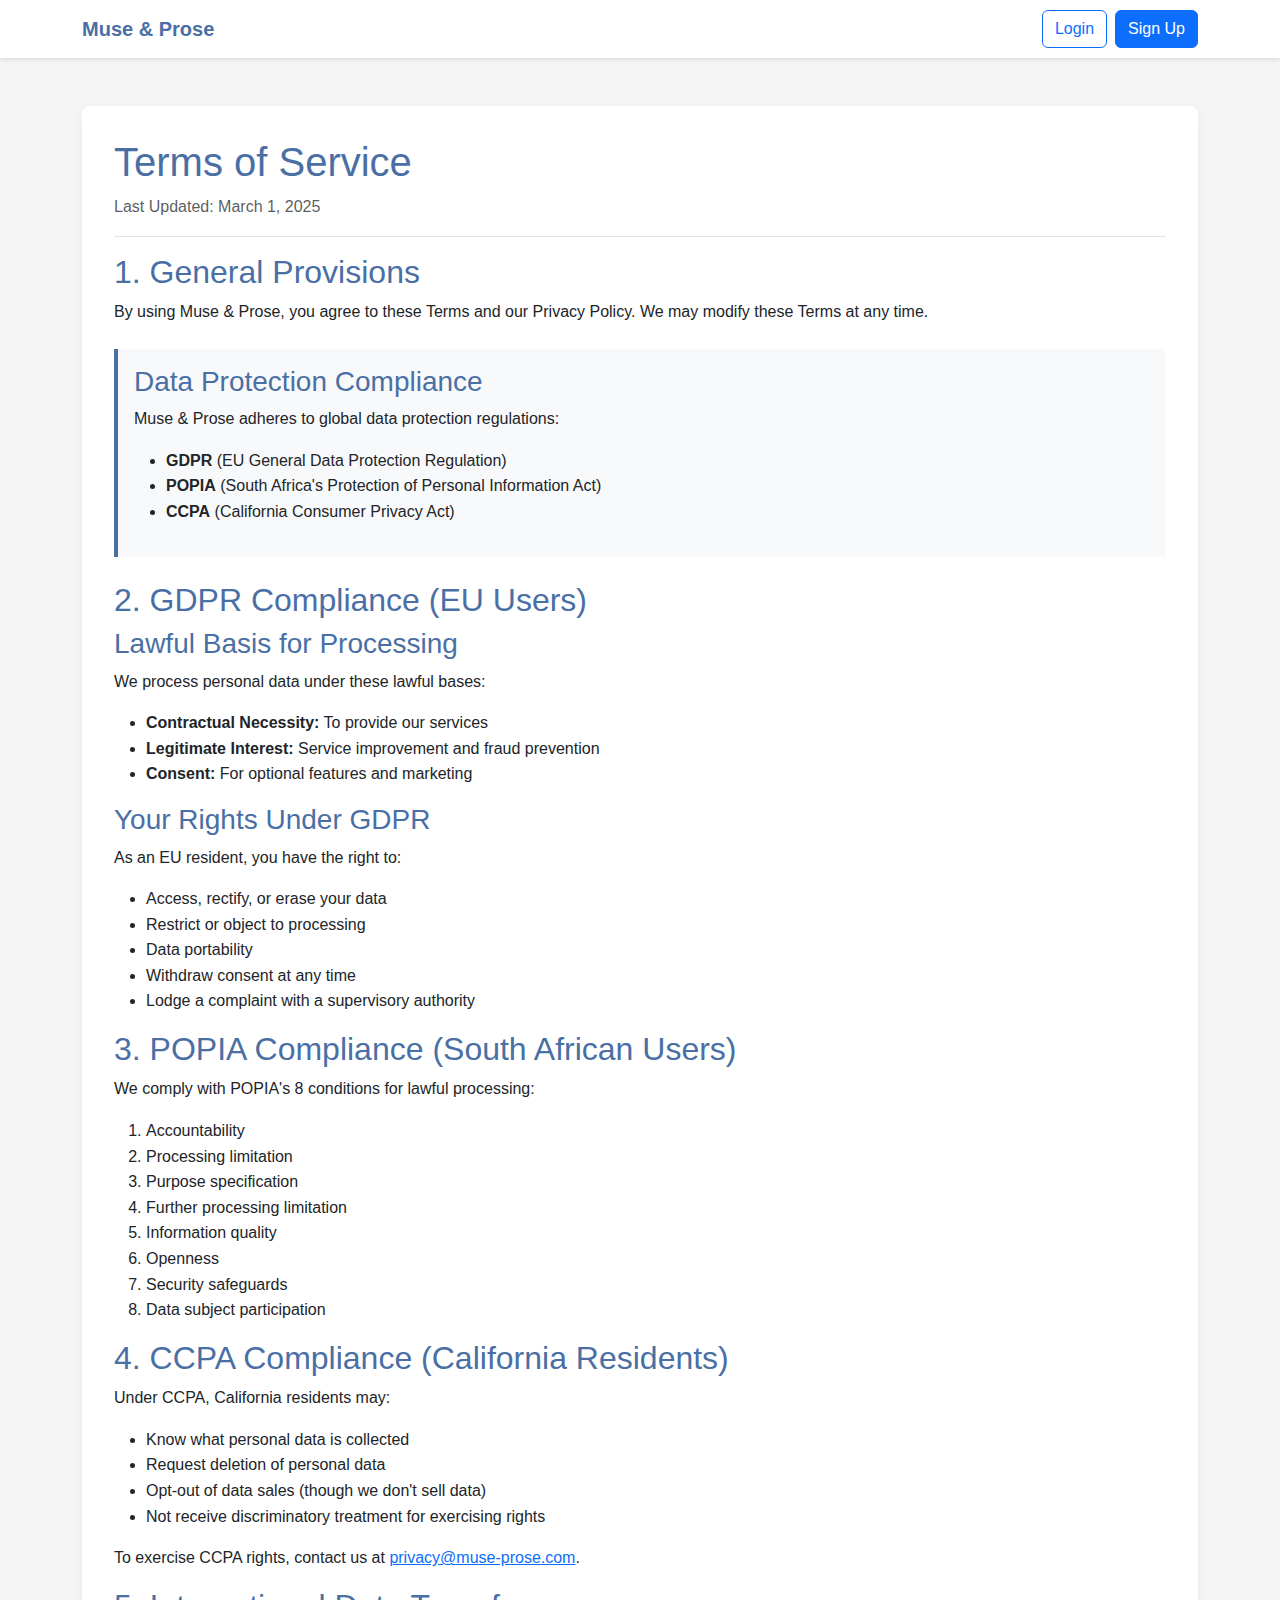
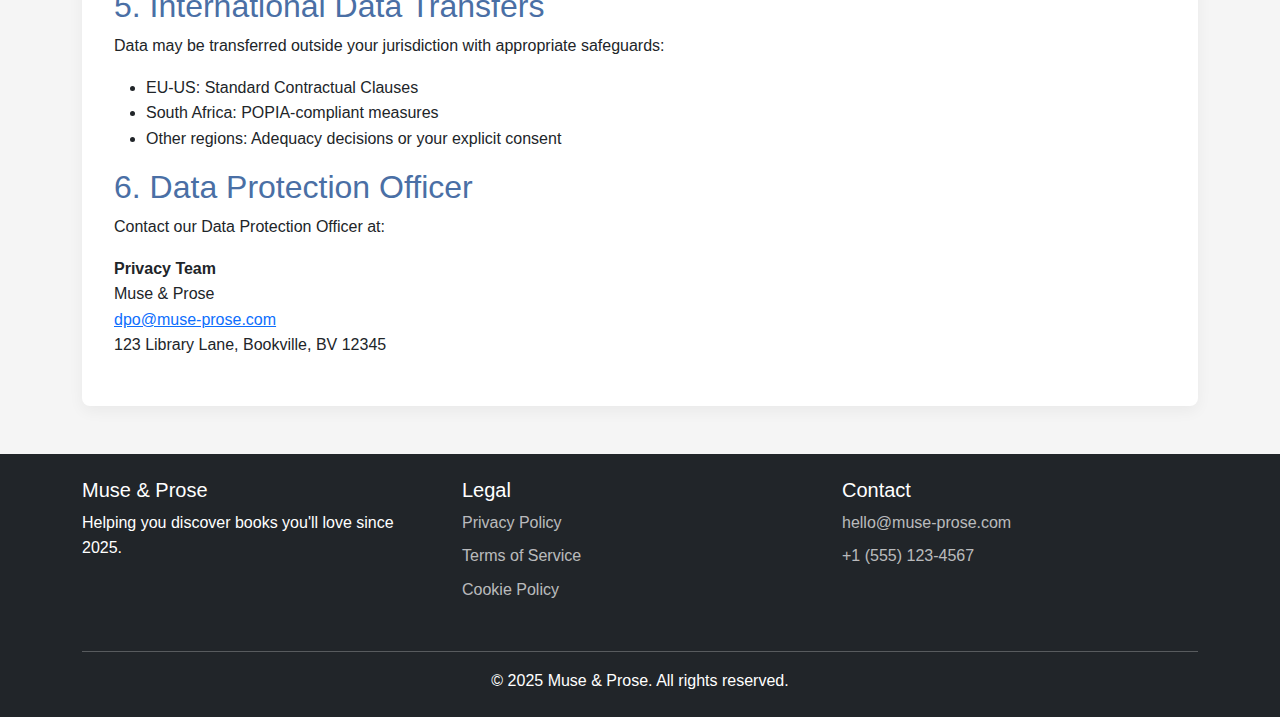
<file: terms-of-service.html>
<!DOCTYPE html>
<html lang="en">
<head>
    <meta charset="UTF-8">
    <meta name="viewport" content="width=device-width, initial-scale=1.0">
    <title>Muse & Prose | Terms of Service</title>
    <link href="https://cdn.jsdelivr.net/npm/bootstrap@5.3.0/dist/css/bootstrap.min.css" rel="stylesheet">
    <link rel="stylesheet" href="css/styles.css">
</head>
<body>
    <!-- Navigation -->
    <nav class="navbar navbar-expand-lg navbar-custom">
        <div class="container">
            <a class="navbar-brand fw-bold" href="index.html" style="color: var(--primary-color)">Muse & Prose</a>
            <div class="d-flex">
                <a href="login.html" class="btn btn-outline-primary me-2">Login</a>
                <a href="signup.html" class="btn btn-primary">Sign Up</a>
            </div>
        </div>
    </nav>

    <!-- Main Content -->
    <main class="container my-5">
        <div class="content-card">
            <h1 style="color: var(--primary-color)">Terms of Service</h1>
            <p class="text-muted border-bottom pb-3">Last Updated: March 1, 2025</p>
            
            <!-- General Terms -->
            <h2 style="color: var(--primary-color);">1. General Provisions</h2>
            <p>By using Muse & Prose, you agree to these Terms and our Privacy Policy. We may modify these Terms at any time.</p>
            
            <!-- Compliance Section -->
            <div class="compliance-badge">
                <h3 style="color: var(--primary-color)">Data Protection Compliance</h3>
                <p>Muse & Prose adheres to global data protection regulations:</p>
                <ul>
                    <li><strong>GDPR</strong> (EU General Data Protection Regulation)</li>
                    <li><strong>POPIA</strong> (South Africa's Protection of Personal Information Act)</li>
                    <li><strong>CCPA</strong> (California Consumer Privacy Act)</li>
                </ul>
            </div>

            <!-- GDPR Specific -->
            <h2 style="color: var(--primary-color)">2. GDPR Compliance (EU Users)</h2>
            <h3 style="color: var(--primary-color)">Lawful Basis for Processing</h3>
            <p>We process personal data under these lawful bases:</p>
            <ul>
                <li><strong>Contractual Necessity:</strong> To provide our services</li>
                <li><strong>Legitimate Interest:</strong> Service improvement and fraud prevention</li>
                <li><strong>Consent:</strong> For optional features and marketing</li>
            </ul>
            
            <h3 style="color: var(--primary-color)">Your Rights Under GDPR</h3>
            <p>As an EU resident, you have the right to:</p>
            <ul>
                <li>Access, rectify, or erase your data</li>
                <li>Restrict or object to processing</li>
                <li>Data portability</li>
                <li>Withdraw consent at any time</li>
                <li>Lodge a complaint with a supervisory authority</li>
            </ul>
            
            <!-- POPIA Specific -->
            <h2 style="color: var(--primary-color)">3. POPIA Compliance (South African Users)</h2>
            <p>We comply with POPIA's 8 conditions for lawful processing:</p>
            <ol>
                <li>Accountability</li>
                <li>Processing limitation</li>
                <li>Purpose specification</li>
                <li>Further processing limitation</li>
                <li>Information quality</li>
                <li>Openness</li>
                <li>Security safeguards</li>
                <li>Data subject participation</li>
            </ol>
            
            <!-- CCPA Specific -->
            <h2 style="color: var(--primary-color)">4. CCPA Compliance (California Residents)</h2>
            <p>Under CCPA, California residents may:</p>
            <ul>
                <li>Know what personal data is collected</li>
                <li>Request deletion of personal data</li>
                <li>Opt-out of data sales (though we don't sell data)</li>
                <li>Not receive discriminatory treatment for exercising rights</li>
            </ul>
            <p>To exercise CCPA rights, contact us at <a href="mailto:privacy@muse-prose.com">privacy@muse-prose.com</a>.</p>
            
            <!-- Data Transfer -->
            <h2 style="color: var(--primary-color)">5. International Data Transfers</h2>
            <p>Data may be transferred outside your jurisdiction with appropriate safeguards:</p>
            <ul>
                <li>EU-US: Standard Contractual Clauses</li>
                <li>South Africa: POPIA-compliant measures</li>
                <li>Other regions: Adequacy decisions or your explicit consent</li>
            </ul>
            
            <!-- Contact -->
            <h2 style="color: var(--primary-color)">6. Data Protection Officer</h2>
            <p>Contact our Data Protection Officer at:</p>
            <address>
                <strong>Privacy Team</strong><br>
                Muse & Prose<br>
                <a href="mailto:dpo@muse-prose.com">dpo@muse-prose.com</a><br>
                123 Library Lane, Bookville, BV 12345
            </address>
        </div>
    </main>

    <!-- Footer -->
    <footer class="bg-dark text-white py-4 mt-4">
        <div class="container">
            <div class="row">
                <div class="col-md-4 mb-3">
                    <h5>Muse & Prose</h5>
                    <p>Helping you discover books you'll love since 2025.</p>
                </div>
                <div class="col-md-4 mb-3">
                    <h5>Legal</h5>
                    <ul class="footer-links">
                        <li><a href="privacy-policy.html">Privacy Policy</a></li>
                        <li><a href="terms-of-service.html">Terms of Service</a></li>
                        <li><a href="cookies.html">Cookie Policy</a></li>
                    </ul>
                </div>
                <div class="col-md-4">
                    <h5>Contact</h5>
                    <ul class="footer-links">
                        <li><a href="mailto:hello@muse-prose.com">hello@muse-prose.com</a></li>
                        <li><a href="tel:555-123-4567"> +1 (555) 123-4567</a></li>
                    </ul>
                </div>
            </div>
            <hr>
            <div class="text-center">
                <p class="mb-0">&copy; 2025 Muse & Prose. All rights reserved.</p>
            </div>
        </div>
    </footer>

    <script src="https://cdn.jsdelivr.net/npm/bootstrap@5.3.0/dist/js/bootstrap.bundle.min.js"></script>
</body>
</html>
</file>
<file: css/styles.css>
/* Custom CSS Variables */
:root {
  --primary-color: #4a6fa5;
  --secondary-color: #166088;
  --accent-color: #4fc3f7;
  --light-color: #f8f9fa;
  --dark-color: #212529;
  --success-color: #28a745;
  --warning-color: #ffc107;
}

/* Base Styles */
body {
  font-family: 'Segoe UI', Roboto, 'Helvetica Neue', sans-serif;
  line-height: 1.6;
  color: var(--dark-color);
  background-color: #f5f5f5;
}

/* Custom Navbar */
.navbar-custom {
  background-color: white;
  box-shadow: 0 2px 4px rgba(0,0,0,0.1);
}

.navbar-brand {
  font-weight: 700;
  color: var(--primary-color) !important;
}

/* Hero Section */
.hero-section {
  background: linear-gradient(135deg, var(--primary-color), var(--secondary-color));
  color: white;
  padding: 5rem 0;
  margin-bottom: 3rem;
}

.hero-title {
  font-weight: 700;
  font-size: 2.5rem;
  margin-bottom: 1rem;
}

.hero-subtitle {
  font-size: 1.25rem;
  opacity: 0.9;
  margin-bottom: 2rem;
}

/* Compliance badge for the legal page */
.compliance-badge {
    background-color: #f8f9fa;
    border-left: 4px solid var(--primary-color);
    padding: 1rem;
    margin: 1.5rem 0;
}

/* Feature Cards */
.feature-card {
  border: none;
  border-radius: 0.5rem;
  transition: transform 0.3s ease, box-shadow 0.3s ease;
  height: 100%;
}

.feature-card:hover {
  transform: translateY(-5px);
  box-shadow: 0 10px 20px rgba(0,0,0,0.1);
}

.feature-icon {
  font-size: 2.5rem;
  color: var(--primary-color);
  margin-bottom: 1rem;
}

/* Content card for the legal pages */
.content-card {
    background-color: white;
    border-radius: 0.5rem;
    padding: 2rem;
    box-shadow: 0 5px 15px rgba(0,0,0,0.05);
    margin-bottom: 2rem;
}

/* Testimonials */
.testimonial-card {
  background-color: white;
  border-radius: 0.5rem;
  padding: 1.5rem;
  box-shadow: 0 5px 15px rgba(0,0,0,0.05);
}

.testimonial-text {
  font-style: italic;
  margin-bottom: 1rem;
}

.testimonial-author {
  font-weight: 600;
  color: var(--primary-color);
}

/* Forms */
.auth-form {
  background-color: white;
  border-radius: 0.5rem;
  padding: 2rem;
  box-shadow: 0 5px 15px rgba(0,0,0,0.05);
  max-width: 500px;
  margin: 0 auto;
}

.form-title {
  color: var(--primary-color);
  margin-bottom: 1.5rem;
  text-align: center;
}

/* Buttons */
.btn-primary-custom {
  background-color: var(--primary-color);
  border-color: var(--primary-color);
  padding: 0.5rem 1.5rem;
}

.btn-primary-custom:hover {
  background-color: var(--secondary-color);
  border-color: var(--secondary-color);
}

/* Footer */
.footer {
  background-color: var(--dark-color);
  color: white;
  padding: 3rem 0;
  margin-top: 3rem;
}

.footer-links {
  list-style: none;
  padding: 0;
}

.footer-links li {
  margin-bottom: 0.5rem;
}

.footer-links a {
  color: rgba(255,255,255,0.7);
  text-decoration: none;
}

.footer-links a:hover {
  color: white;
  text-decoration: underline;
}



/* For the legal pages */
.last-updated {
    font-style: italic;
    color: #6c757d;
    border-bottom: 1px solid #dee2e6;
    padding-bottom: 1rem;
    margin-bottom: 2rem;
}

/* Responsive adjustments */
@media (max-width: 768px) {
  .hero-title {
    font-size: 2rem;
  }
  
  .hero-subtitle {
    font-size: 1.1rem;
  }
}
</file>
<file: css/auth-style.css>
/* Custom CSS Variables */
    :root {
      --primary-color: #4a6fa5;
      --secondary-color: #166088;
      --accent-color: #4fc3f7;
      --light-color: #f8f9fa;
      --dark-color: #212529;
      --success-color: #28a745;
      --warning-color: #ffc107;
    }

    /* Base Styles */
    body {
      font-family: 'Segoe UI', Roboto, 'Helvetica Neue', sans-serif;
      line-height: 1.6;
      color: var(--dark-color);
      background-color: #f5f5f5;
    }

    /* Custom Navbar */
    .navbar-custom {
      background-color: white;
      box-shadow: 0 2px 4px rgba(0,0,0,0.1);
    }

    .navbar-brand {
      font-weight: 700;
      color: var(--primary-color) !important;
    }

    /* Forms */
    .auth-form {
      background-color: white;
      border-radius: 0.5rem;
      padding: 2rem;
      box-shadow: 0 5px 15px rgba(0,0,0,0.05);
      max-width: 500px;
      margin: 0 auto;
    }

    .form-title {
      color: var(--primary-color);
      margin-bottom: 1.5rem;
      text-align: center;
    }

    /* Buttons */
    .btn-primary-custom {
      background-color: var(--primary-color);
      border-color: var(--primary-color);
      padding: 0.5rem 1.5rem;
    }

    .btn-primary-custom:hover {
      background-color: var(--secondary-color);
      border-color: var(--secondary-color);
    }

    /* Footer */
    .footer {
      background-color: var(--dark-color);
      color: white;
      padding: 3rem 0;
      margin-top: 3rem;
    }

    .footer-links {
      list-style: none;
      padding: 0;
    }

    .footer-links li {
      margin-bottom: 0.5rem;
    }

    .footer-links a {
      color: rgba(255,255,255,0.7);
      text-decoration: none;
    }

    .footer-links a:hover {
      color: white;
      text-decoration: underline;
    }

    /* Auth Page Specific */
    .auth-page {
      min-height: calc(100vh - 120px);
      display: flex;
      align-items: center;
    }
</file>
